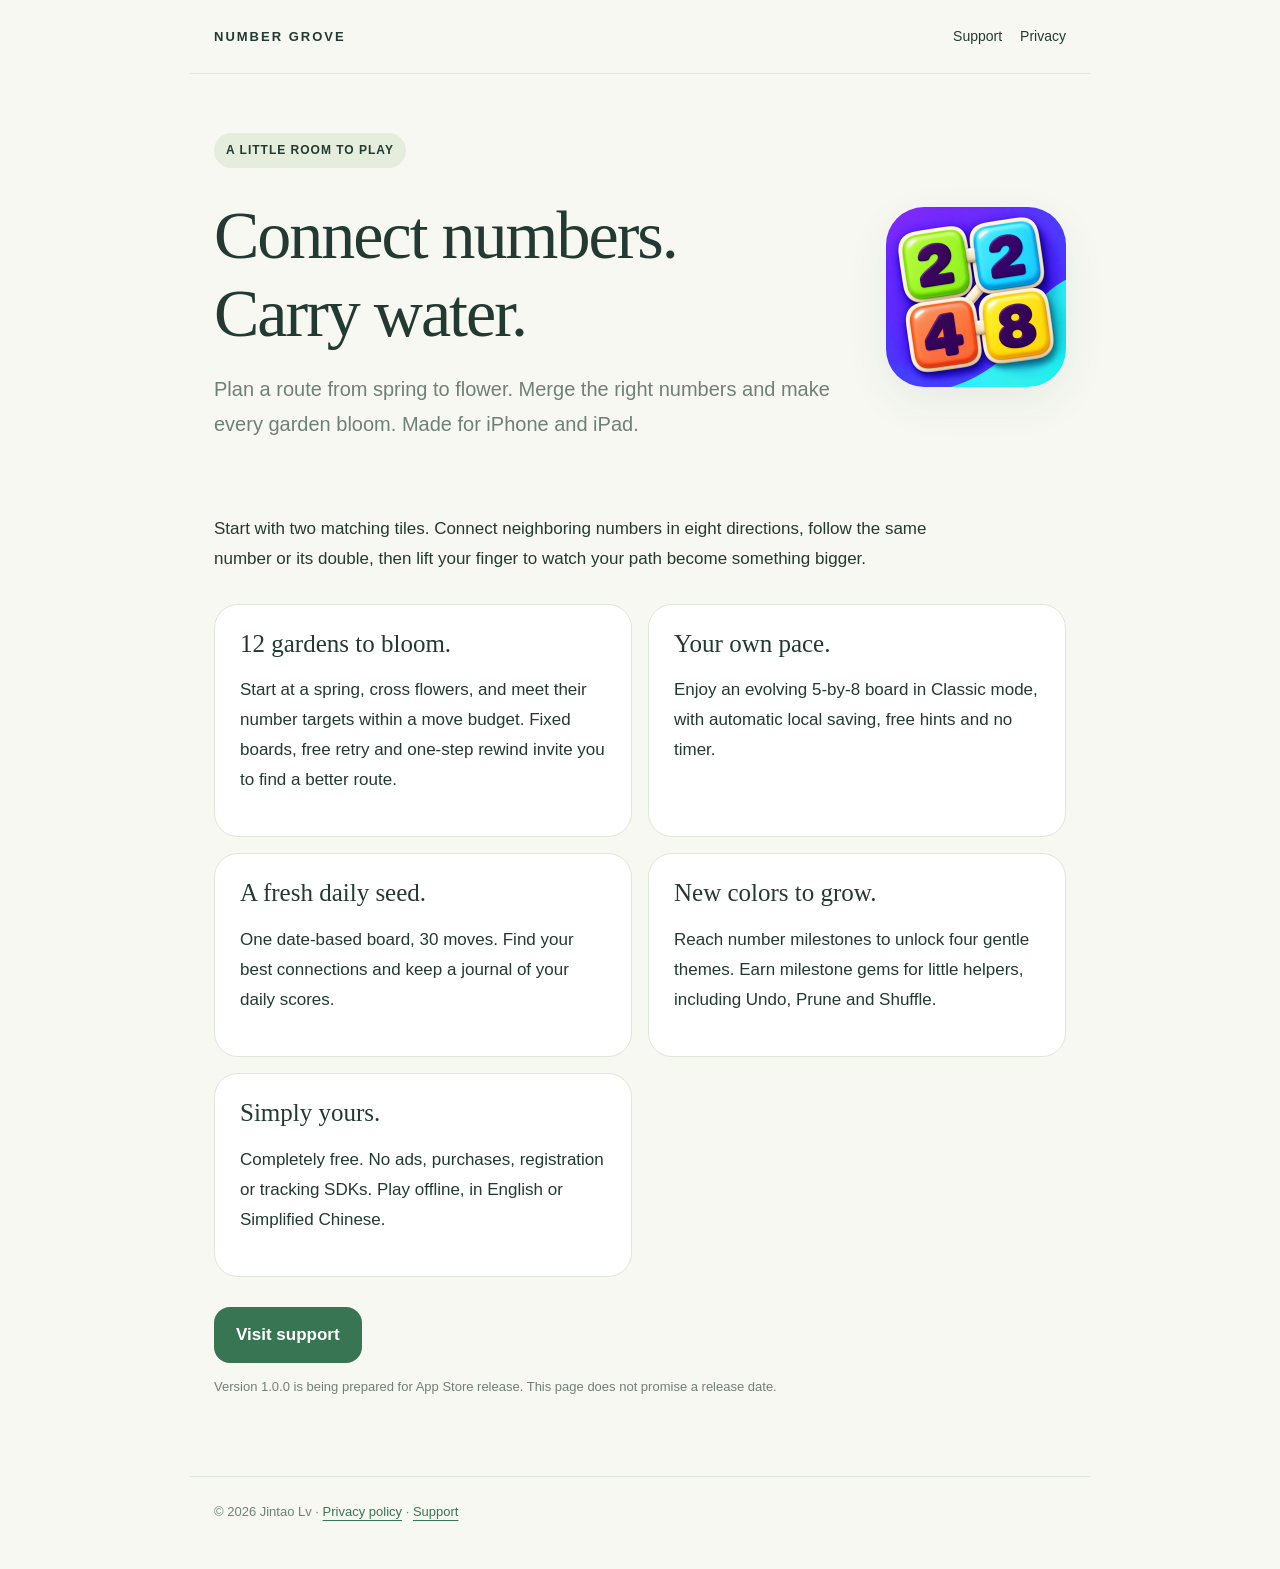
<file: index.html>
<!doctype html><html lang="en"><head><meta charset="utf-8"><meta name="viewport" content="width=device-width,initial-scale=1"><title>Number Grove · 2248 Number Puzzle</title><meta name="description" content="Route water through number chains in 12 garden puzzles, plus Classic and Daily Seed for iPhone and iPad. No ads or purchases."><link rel="stylesheet" href="style.css"></head><body>
<nav><a href="index.html"><strong>NUMBER GROVE</strong></a><div class="links"><a href="support.html">Support</a><a href="privacy.html">Privacy</a></div></nav>
<main><div class="hero"><div><span class="badge">A LITTLE ROOM TO PLAY</span><h1>Connect numbers.<br>Carry water.</h1><p class="lead">Plan a route from spring to flower. Merge the right numbers and make every garden bloom. Made for iPhone and iPad.</p></div><img src="icon.png" alt="Number Grove app icon: connected 2, 2, 4 and 8 tiles"></div>
<p>Start with two matching tiles. Connect neighboring numbers in eight directions, follow the same number or its double, then lift your finger to watch your path become something bigger.</p>
<div class="cards"><section class="card"><h2>12 gardens to bloom.</h2><p>Start at a spring, cross flowers, and meet their number targets within a move budget. Fixed boards, free retry and one-step rewind invite you to find a better route.</p></section><section class="card"><h2>Your own pace.</h2><p>Enjoy an evolving 5-by-8 board in Classic mode, with automatic local saving, free hints and no timer.</p></section><section class="card"><h2>A fresh daily seed.</h2><p>One date-based board, 30 moves. Find your best connections and keep a journal of your daily scores.</p></section><section class="card"><h2>New colors to grow.</h2><p>Reach number milestones to unlock four gentle themes. Earn milestone gems for little helpers, including Undo, Prune and Shuffle.</p></section><section class="card"><h2>Simply yours.</h2><p>Completely free. No ads, purchases, registration or tracking SDKs. Play offline, in English or Simplified Chinese.</p></section></div>
<a class="button" href="support.html">Visit support</a><p class="small">Version 1.0.0 is being prepared for App Store release. This page does not promise a release date.</p>
</main><footer>© 2026 Jintao Lv · <a href="privacy.html">Privacy policy</a> · <a href="support.html">Support</a></footer></body></html>
</file>
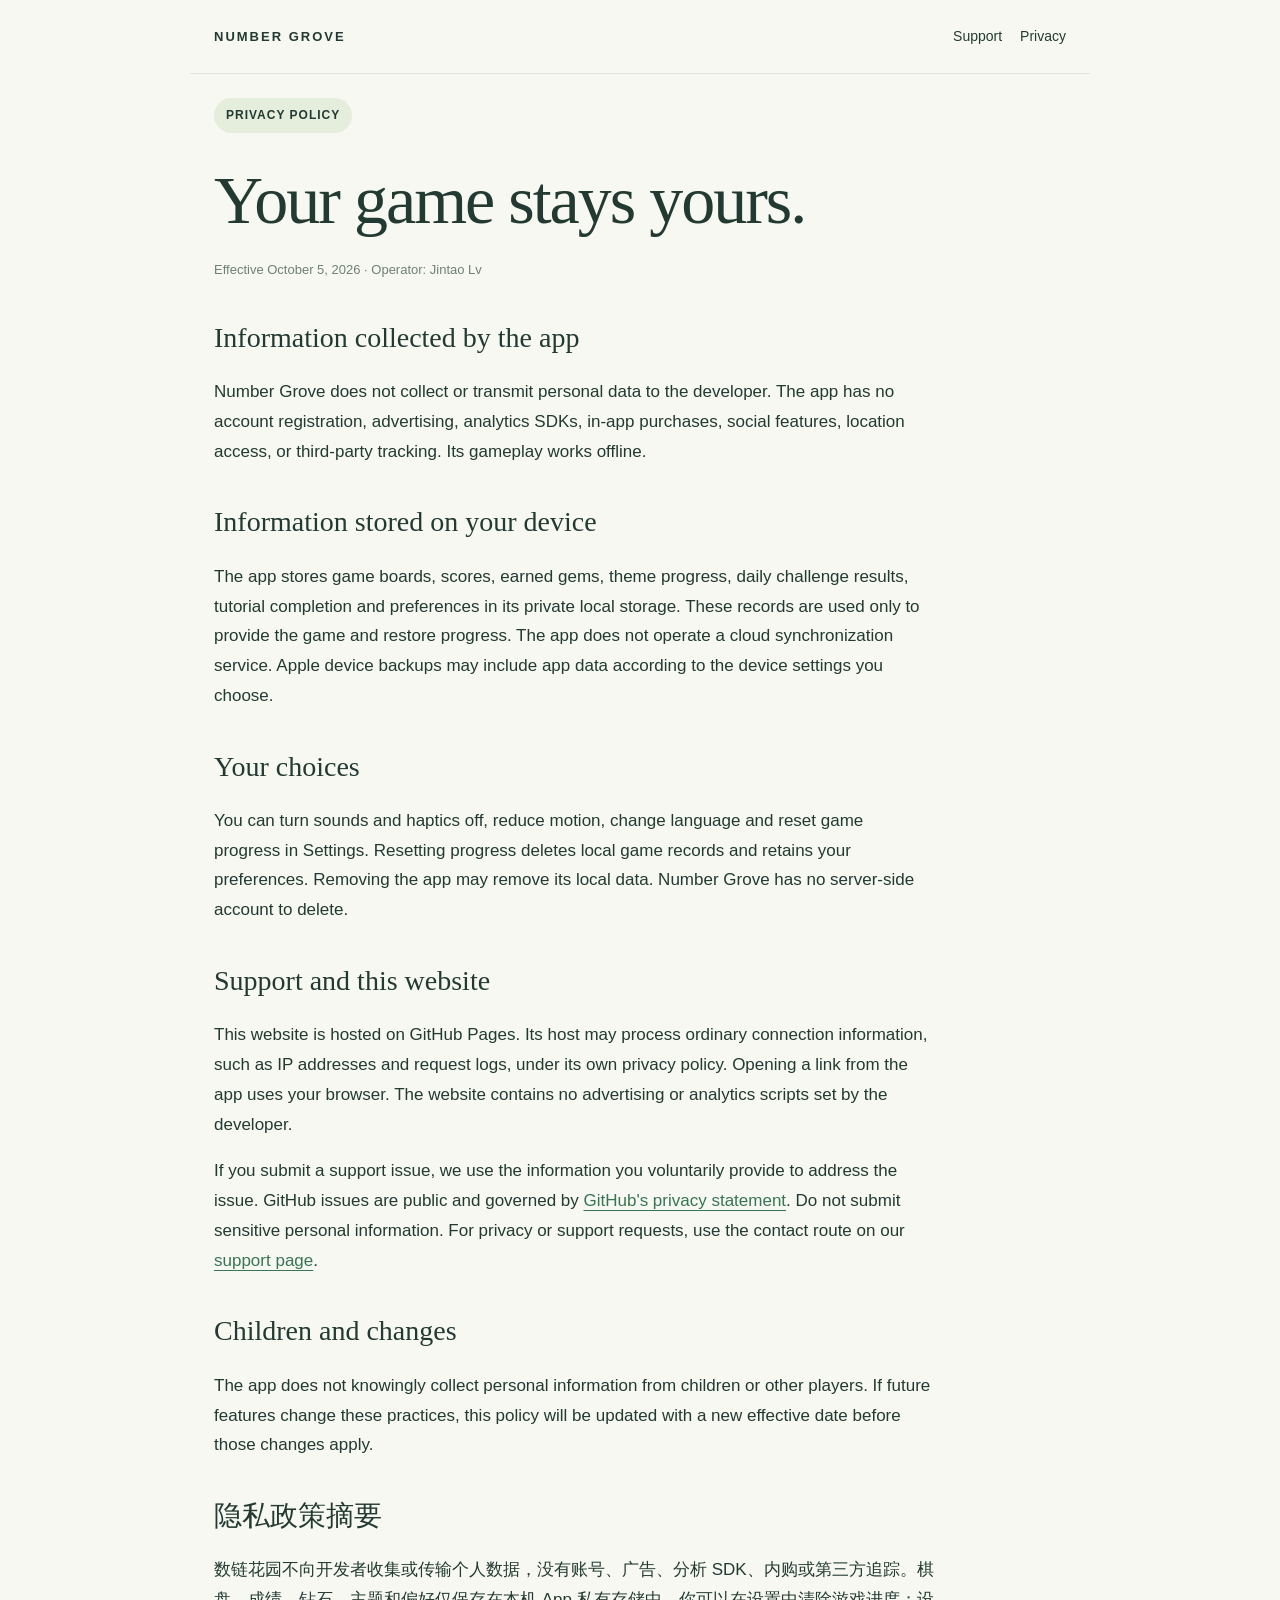
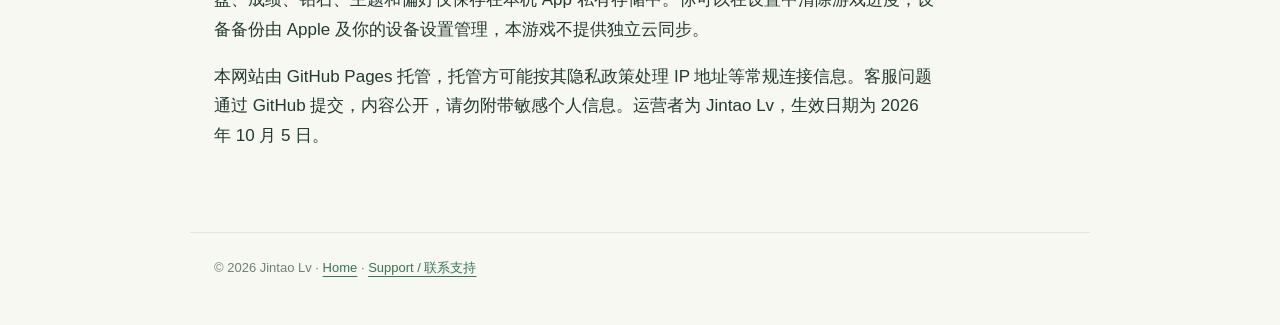
<file: privacy.html>
<!doctype html><html lang="en"><head><meta charset="utf-8"><meta name="viewport" content="width=device-width,initial-scale=1"><title>Number Grove · Privacy Policy</title><link rel="stylesheet" href="style.css"></head><body>
<nav><a href="index.html"><strong>NUMBER GROVE</strong></a><div class="links"><a href="support.html">Support</a><a href="privacy.html">Privacy</a></div></nav><main>
<span class="badge">PRIVACY POLICY</span><h1>Your game stays yours.</h1><p class="small">Effective October 5, 2026 · Operator: Jintao Lv</p>
<h2>Information collected by the app</h2><p>Number Grove does not collect or transmit personal data to the developer. The app has no account registration, advertising, analytics SDKs, in-app purchases, social features, location access, or third-party tracking. Its gameplay works offline.</p>
<h2>Information stored on your device</h2><p>The app stores game boards, scores, earned gems, theme progress, daily challenge results, tutorial completion and preferences in its private local storage. These records are used only to provide the game and restore progress. The app does not operate a cloud synchronization service. Apple device backups may include app data according to the device settings you choose.</p>
<h2>Your choices</h2><p>You can turn sounds and haptics off, reduce motion, change language and reset game progress in Settings. Resetting progress deletes local game records and retains your preferences. Removing the app may remove its local data. Number Grove has no server-side account to delete.</p>
<h2>Support and this website</h2><p>This website is hosted on GitHub Pages. Its host may process ordinary connection information, such as IP addresses and request logs, under its own privacy policy. Opening a link from the app uses your browser. The website contains no advertising or analytics scripts set by the developer.</p><p>If you submit a support issue, we use the information you voluntarily provide to address the issue. GitHub issues are public and governed by <a href="https://docs.github.com/en/site-policy/privacy-policies/github-general-privacy-statement">GitHub's privacy statement</a>. Do not submit sensitive personal information. For privacy or support requests, use the contact route on our <a href="support.html">support page</a>.</p>
<h2>Children and changes</h2><p>The app does not knowingly collect personal information from children or other players. If future features change these practices, this policy will be updated with a new effective date before those changes apply.</p>
<h2>隐私政策摘要</h2><p>数链花园不向开发者收集或传输个人数据，没有账号、广告、分析 SDK、内购或第三方追踪。棋盘、成绩、钻石、主题和偏好仅保存在本机 App 私有存储中。你可以在设置中清除游戏进度；设备备份由 Apple 及你的设备设置管理，本游戏不提供独立云同步。</p><p>本网站由 GitHub Pages 托管，托管方可能按其隐私政策处理 IP 地址等常规连接信息。客服问题通过 GitHub 提交，内容公开，请勿附带敏感个人信息。运营者为 Jintao Lv，生效日期为 2026 年 10 月 5 日。</p>
</main><footer>© 2026 Jintao Lv · <a href="index.html">Home</a> · <a href="support.html">Support / 联系支持</a></footer></body></html>
</file>
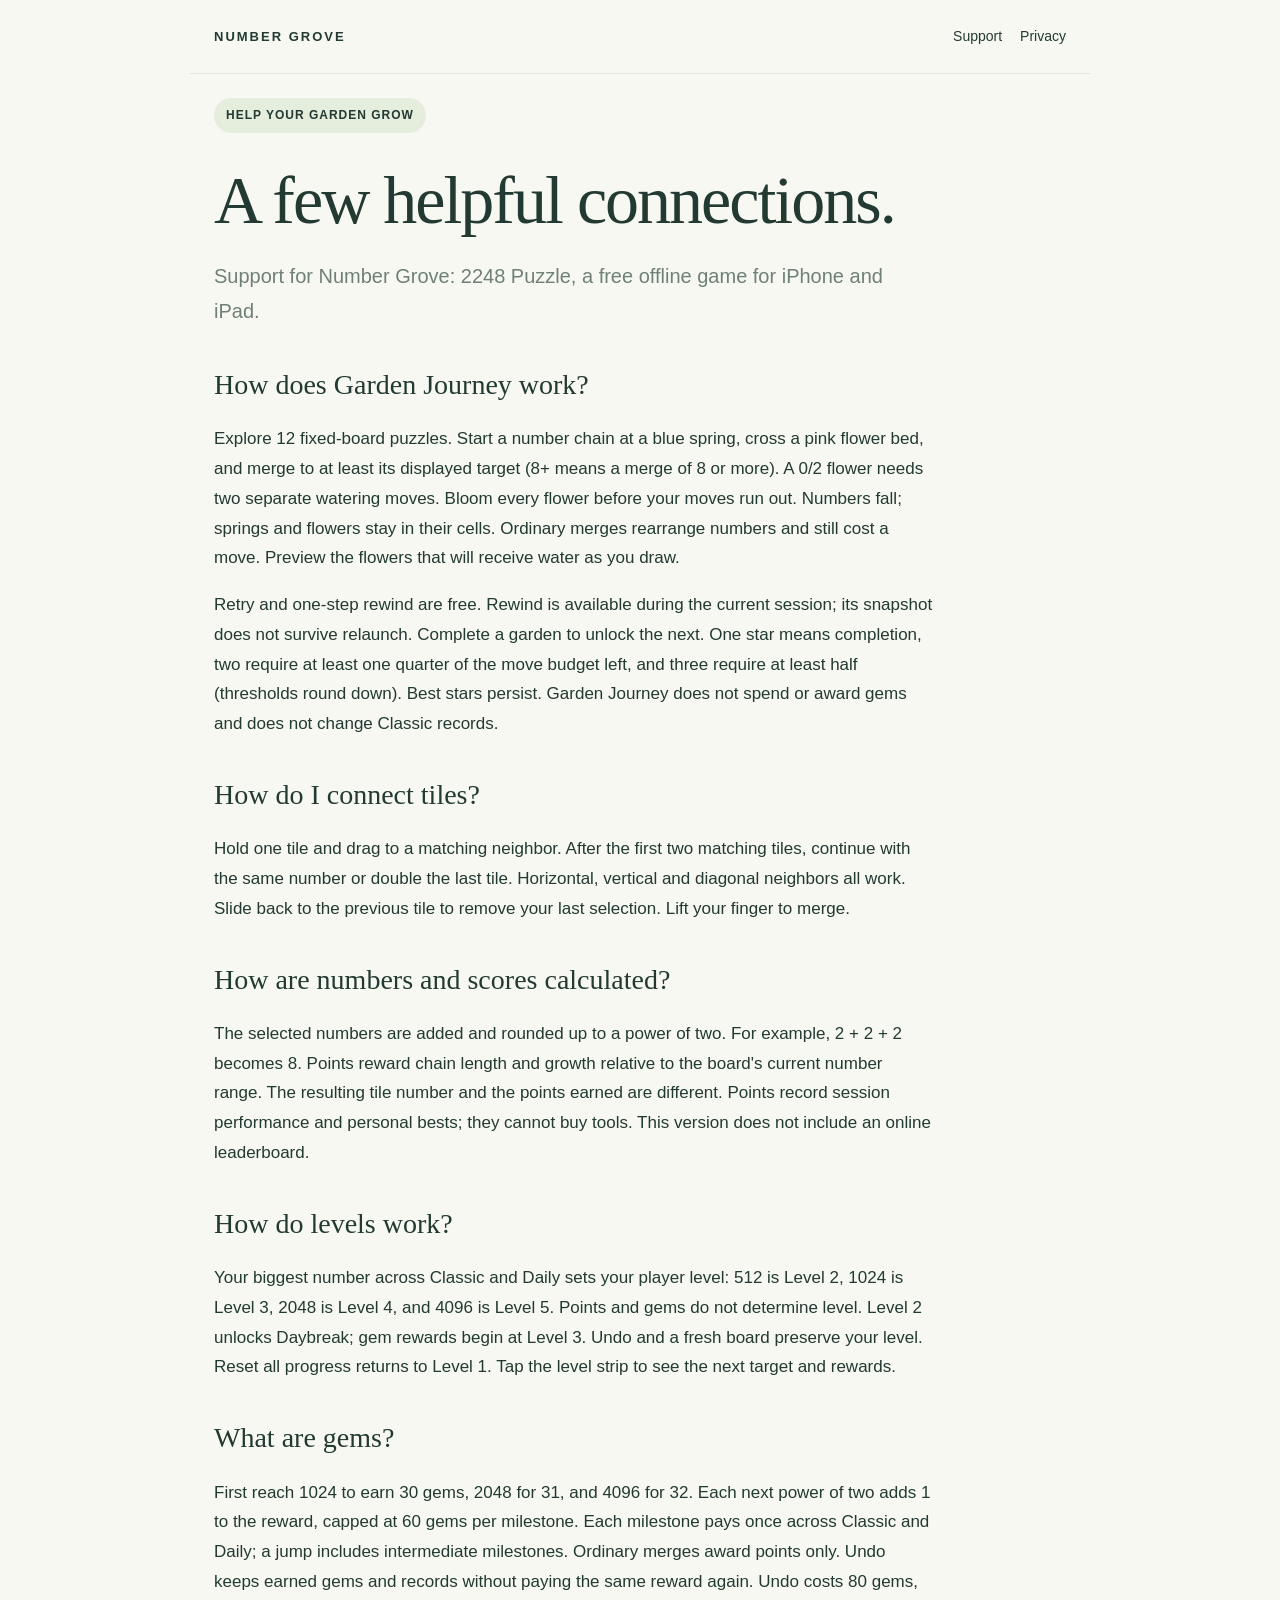
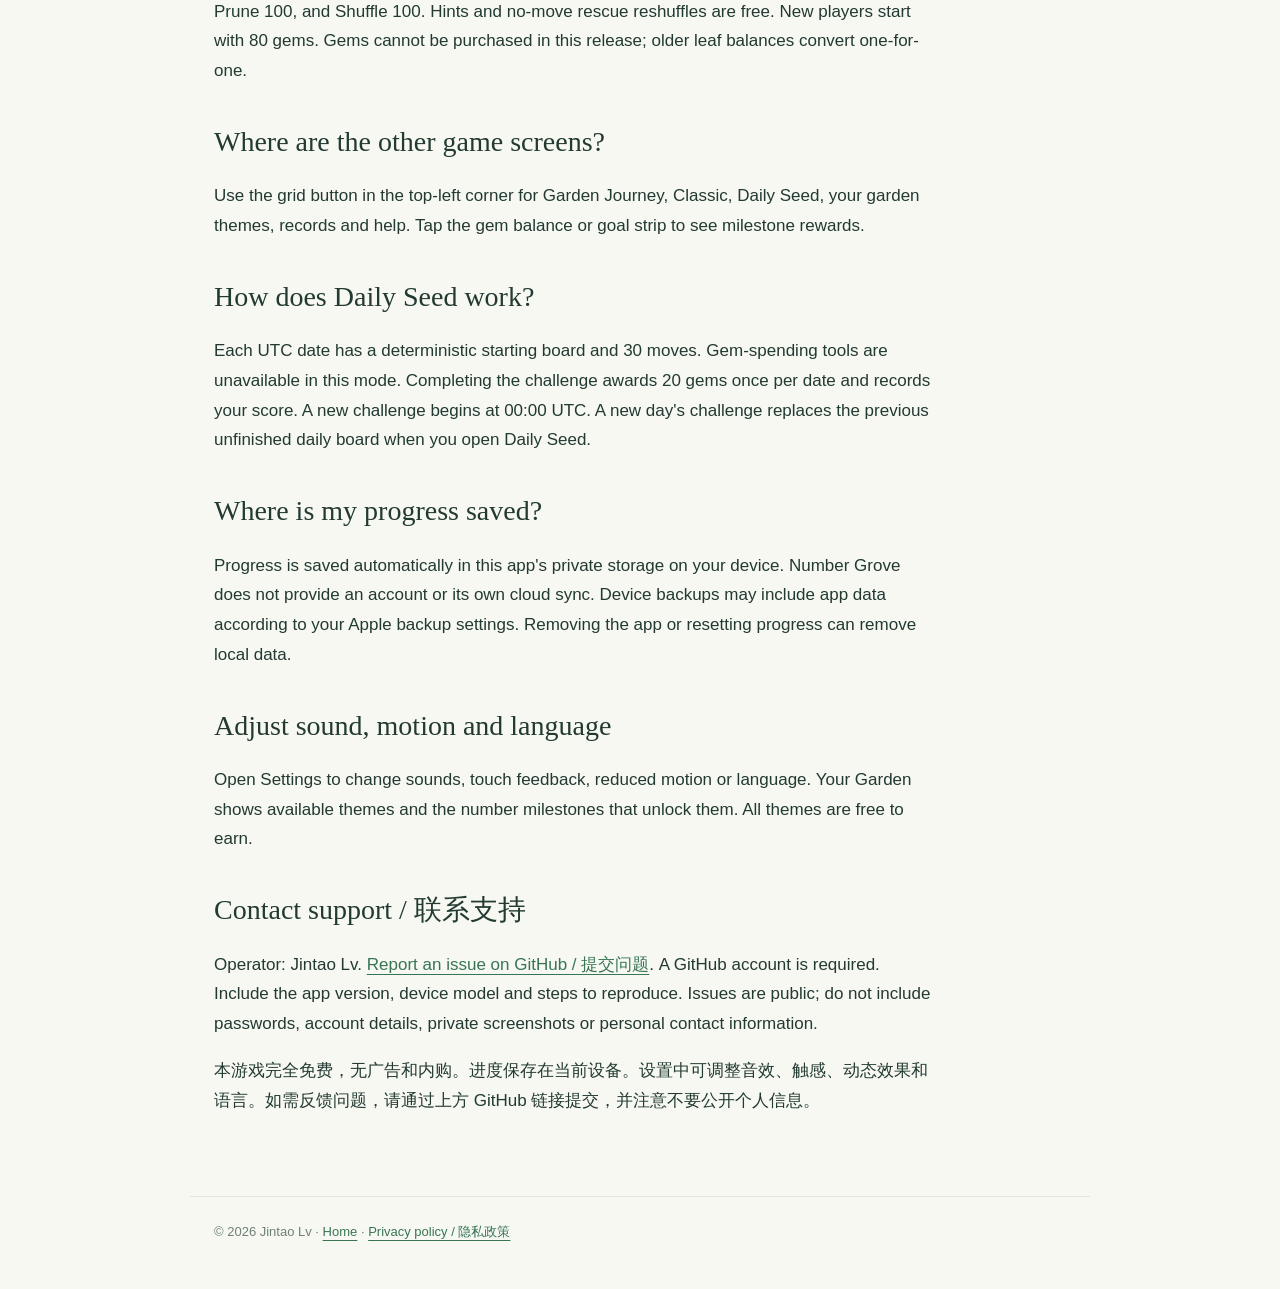
<file: support.html>
<!doctype html><html lang="en"><head><meta charset="utf-8"><meta name="viewport" content="width=device-width,initial-scale=1"><title>Number Grove · Support</title><link rel="stylesheet" href="style.css"></head><body>
<nav><a href="index.html"><strong>NUMBER GROVE</strong></a><div class="links"><a href="support.html">Support</a><a href="privacy.html">Privacy</a></div></nav><main>
<span class="badge">HELP YOUR GARDEN GROW</span><h1>A few helpful connections.</h1><p class="lead">Support for Number Grove: 2248 Puzzle, a free offline game for iPhone and iPad.</p>
<h2>How does Garden Journey work?</h2><p>Explore 12 fixed-board puzzles. Start a number chain at a blue spring, cross a pink flower bed, and merge to at least its displayed target (8+ means a merge of 8 or more). A 0/2 flower needs two separate watering moves. Bloom every flower before your moves run out. Numbers fall; springs and flowers stay in their cells. Ordinary merges rearrange numbers and still cost a move. Preview the flowers that will receive water as you draw.</p><p>Retry and one-step rewind are free. Rewind is available during the current session; its snapshot does not survive relaunch. Complete a garden to unlock the next. One star means completion, two require at least one quarter of the move budget left, and three require at least half (thresholds round down). Best stars persist. Garden Journey does not spend or award gems and does not change Classic records.</p><h2>How do I connect tiles?</h2><p>Hold one tile and drag to a matching neighbor. After the first two matching tiles, continue with the same number or double the last tile. Horizontal, vertical and diagonal neighbors all work. Slide back to the previous tile to remove your last selection. Lift your finger to merge.</p>
<h2>How are numbers and scores calculated?</h2><p>The selected numbers are added and rounded up to a power of two. For example, 2 + 2 + 2 becomes 8. Points reward chain length and growth relative to the board's current number range. The resulting tile number and the points earned are different. Points record session performance and personal bests; they cannot buy tools. This version does not include an online leaderboard.</p>
<h2>How do levels work?</h2><p>Your biggest number across Classic and Daily sets your player level: 512 is Level 2, 1024 is Level 3, 2048 is Level 4, and 4096 is Level 5. Points and gems do not determine level. Level 2 unlocks Daybreak; gem rewards begin at Level 3. Undo and a fresh board preserve your level. Reset all progress returns to Level 1. Tap the level strip to see the next target and rewards.</p>
<h2>What are gems?</h2><p>First reach 1024 to earn 30 gems, 2048 for 31, and 4096 for 32. Each next power of two adds 1 to the reward, capped at 60 gems per milestone. Each milestone pays once across Classic and Daily; a jump includes intermediate milestones. Ordinary merges award points only. Undo keeps earned gems and records without paying the same reward again. Undo costs 80 gems, Prune 100, and Shuffle 100. Hints and no-move rescue reshuffles are free. New players start with 80 gems. Gems cannot be purchased in this release; older leaf balances convert one-for-one.</p>
<h2>Where are the other game screens?</h2><p>Use the grid button in the top-left corner for Garden Journey, Classic, Daily Seed, your garden themes, records and help. Tap the gem balance or goal strip to see milestone rewards.</p>
<h2>How does Daily Seed work?</h2><p>Each UTC date has a deterministic starting board and 30 moves. Gem-spending tools are unavailable in this mode. Completing the challenge awards 20 gems once per date and records your score. A new challenge begins at 00:00 UTC. A new day's challenge replaces the previous unfinished daily board when you open Daily Seed.</p>
<h2>Where is my progress saved?</h2><p>Progress is saved automatically in this app's private storage on your device. Number Grove does not provide an account or its own cloud sync. Device backups may include app data according to your Apple backup settings. Removing the app or resetting progress can remove local data.</p>
<h2>Adjust sound, motion and language</h2><p>Open Settings to change sounds, touch feedback, reduced motion or language. Your Garden shows available themes and the number milestones that unlock them. All themes are free to earn.</p>
<h2>Contact support / 联系支持</h2><p>Operator: Jintao Lv. <a href="https://github.com/jacklv-coder/number-grove-site/issues/new">Report an issue on GitHub / 提交问题</a>. A GitHub account is required. Include the app version, device model and steps to reproduce. Issues are public; do not include passwords, account details, private screenshots or personal contact information.</p>
<p>本游戏完全免费，无广告和内购。进度保存在当前设备。设置中可调整音效、触感、动态效果和语言。如需反馈问题，请通过上方 GitHub 链接提交，并注意不要公开个人信息。</p>
</main><footer>© 2026 Jintao Lv · <a href="index.html">Home</a> · <a href="privacy.html">Privacy policy / 隐私政策</a></footer></body></html>
</file>
<file: style.css>
:root{color-scheme:light;--ink:#223a32;--muted:#6f8076;--paper:#f7f8f2;--green:#387553;--line:#dfe7d9}*{box-sizing:border-box}body{margin:0;background:var(--paper);color:var(--ink);font:17px/1.75 -apple-system,BlinkMacSystemFont,"Segoe UI",sans-serif}main,nav,footer{max-width:900px;margin:auto;padding:24px}nav{display:flex;align-items:center;justify-content:space-between;gap:18px;border-bottom:1px solid var(--line)}nav a{text-decoration:none;color:var(--ink);font-size:14px}nav strong{letter-spacing:2px;font-size:13px}h1,h2{font-family:Georgia,"Times New Roman",serif;font-weight:normal;line-height:1.15}h1{font-size:clamp(38px,7vw,68px);letter-spacing:-2px;margin:28px 0 20px}h2{font-size:28px;margin-top:40px}p{max-width:720px}a{color:var(--green);text-underline-offset:4px}.lead{color:var(--muted);font-size:20px}.hero{display:grid;grid-template-columns:1fr 180px;gap:30px;align-items:center;padding:35px 0}.hero img{width:180px;border-radius:38px;box-shadow:0 15px 45px #223a3212}.badge{display:inline-block;font-size:12px;letter-spacing:1px;font-weight:600;padding:7px 12px;background:#e5eddc;border-radius:99px}.cards{display:grid;grid-template-columns:repeat(2,1fr);gap:16px;margin:30px 0}.card{background:#fff;border:1px solid var(--line);border-radius:24px;padding:25px}.card h2{font-size:25px;margin:0 0 14px}.button{display:inline-block;text-decoration:none;background:var(--green);color:#fff;padding:13px 22px;border-radius:16px;font-weight:600}.small,footer{font-size:13px;color:var(--muted)}footer{border-top:1px solid var(--line);margin-top:40px;padding-bottom:45px}li{margin:9px 0}code{background:#e8eee2;padding:2px 6px;border-radius:5px}.links{display:flex;gap:18px;flex-wrap:wrap}@media(max-width:600px){.hero{grid-template-columns:1fr}.hero img{grid-row:1;width:96px;border-radius:24px}.cards{grid-template-columns:1fr}nav{align-items:flex-start}.lead{font-size:18px}}
</file>
